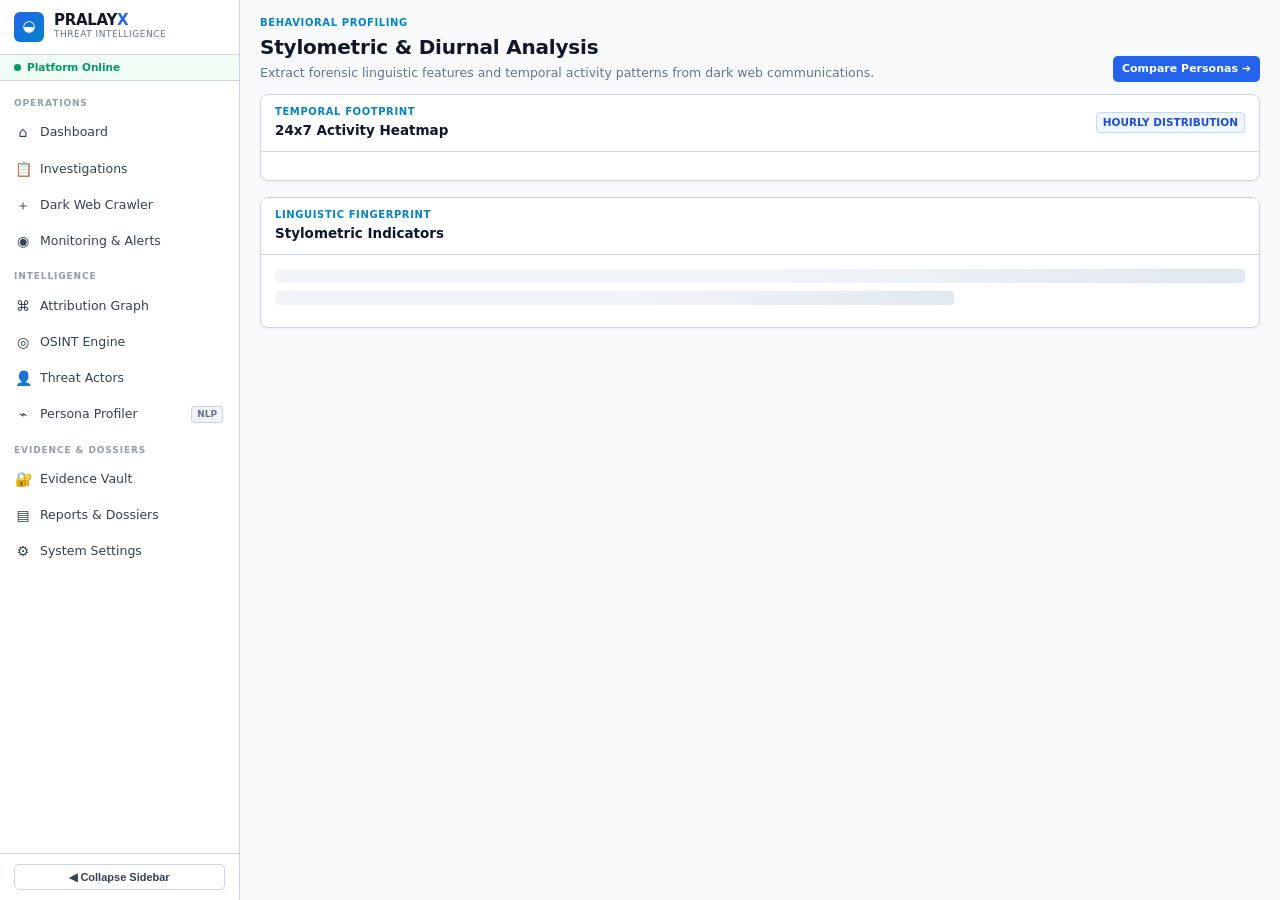
<file: web/analysis.html>
<!doctype html>
<html lang="en">
<head>
  <meta charset="utf-8">
  <meta name="viewport" content="width=device-width,initial-scale=1">
  <title>PRALAYX — Stylometric Analysis</title>
  <link rel="stylesheet" href="/web/app.css">
</head>
<body>
  <div class="app">
    <aside class="sidebar"><!-- Nav rendered by app.js --></aside>
    <main class="main">
      <div id="investigation-context-root"></div>

      <div class="header-title" style="display:flex;justify-content:space-between;align-items:flex-end">
        <div>
          <span class="kicker">BEHAVIORAL PROFILING</span>
          <h1>Stylometric & Diurnal Analysis</h1>
          <p>Extract forensic linguistic features and temporal activity patterns from dark web communications.</p>
        </div>
        <a href="/web/stylometry.html" class="btn primary sm">Compare Personas ➔</a>
      </div>

      <!-- Diurnal Activity Heatmap -->
      <section class="panel" style="margin-bottom:16px">
        <div class="panel-head">
          <div><span class="kicker">TEMPORAL FOOTPRINT</span><h2>24x7 Activity Heatmap</h2></div>
          <span class="badge blue">HOURLY DISTRIBUTION</span>
        </div>
        <div class="panel-pad">
          <div id="diurnal-heatmap"></div>
        </div>
      </section>

      <!-- Linguistic Profile Section -->
      <section class="panel">
        <div class="panel-head">
          <div><span class="kicker">LINGUISTIC FINGERPRINT</span><h2>Stylometric Indicators</h2></div>
        </div>
        <div id="analysis-profile-content" class="panel-pad">
          <div class="skeleton skeleton-line wide"></div>
          <div class="skeleton skeleton-line med"></div>
        </div>
      </section>
    </main>
  </div>
  <script src="/web/app.js"></script>
</body>
</html>
</file>
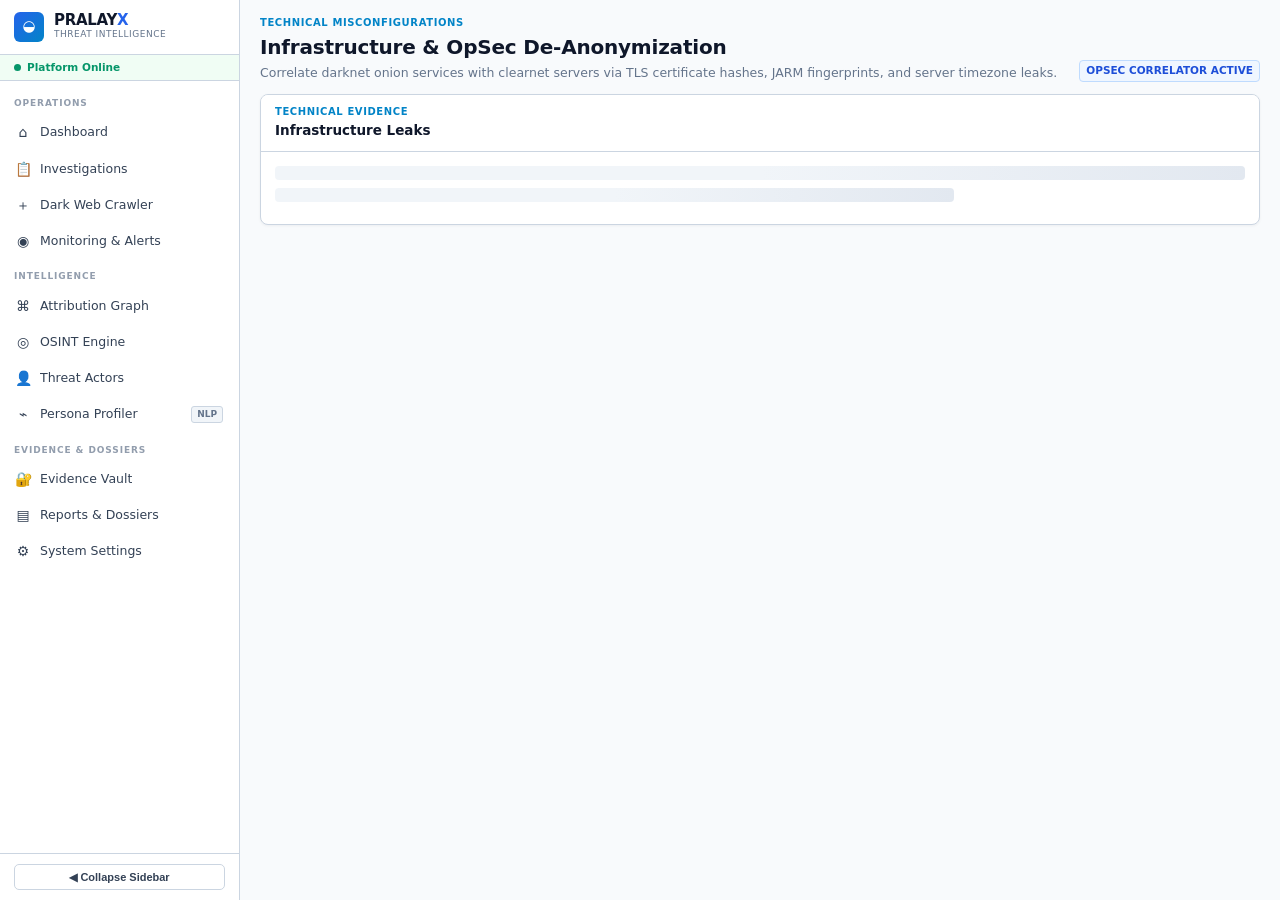
<file: web/infrastructure.html>
<!doctype html>
<html lang="en">
<head>
  <meta charset="utf-8">
  <meta name="viewport" content="width=device-width,initial-scale=1">
  <title>PRALAYX — Infrastructure & OpSec Leaks</title>
  <link rel="stylesheet" href="/web/app.css">
</head>
<body>
  <div class="app">
    <aside class="sidebar"><!-- Nav rendered by app.js --></aside>
    <main class="main">
      <div id="investigation-context-root"></div>

      <div class="header-title" style="display:flex;justify-content:space-between;align-items:flex-end">
        <div>
          <span class="kicker">TECHNICAL MISCONFIGURATIONS</span>
          <h1>Infrastructure & OpSec De-Anonymization</h1>
          <p>Correlate darknet onion services with clearnet servers via TLS certificate hashes, JARM fingerprints, and server timezone leaks.</p>
        </div>
        <span class="badge blue">OPSEC CORRELATOR ACTIVE</span>
      </div>

      <section class="panel">
        <div class="panel-head">
          <div><span class="kicker">TECHNICAL EVIDENCE</span><h2>Infrastructure Leaks</h2></div>
        </div>
        <div id="infra-content" class="panel-pad">
          <div class="skeleton skeleton-line wide"></div>
          <div class="skeleton skeleton-line med"></div>
        </div>
      </section>
    </main>
  </div>
  <script src="/web/app.js"></script>
</body>
</html>
</file>
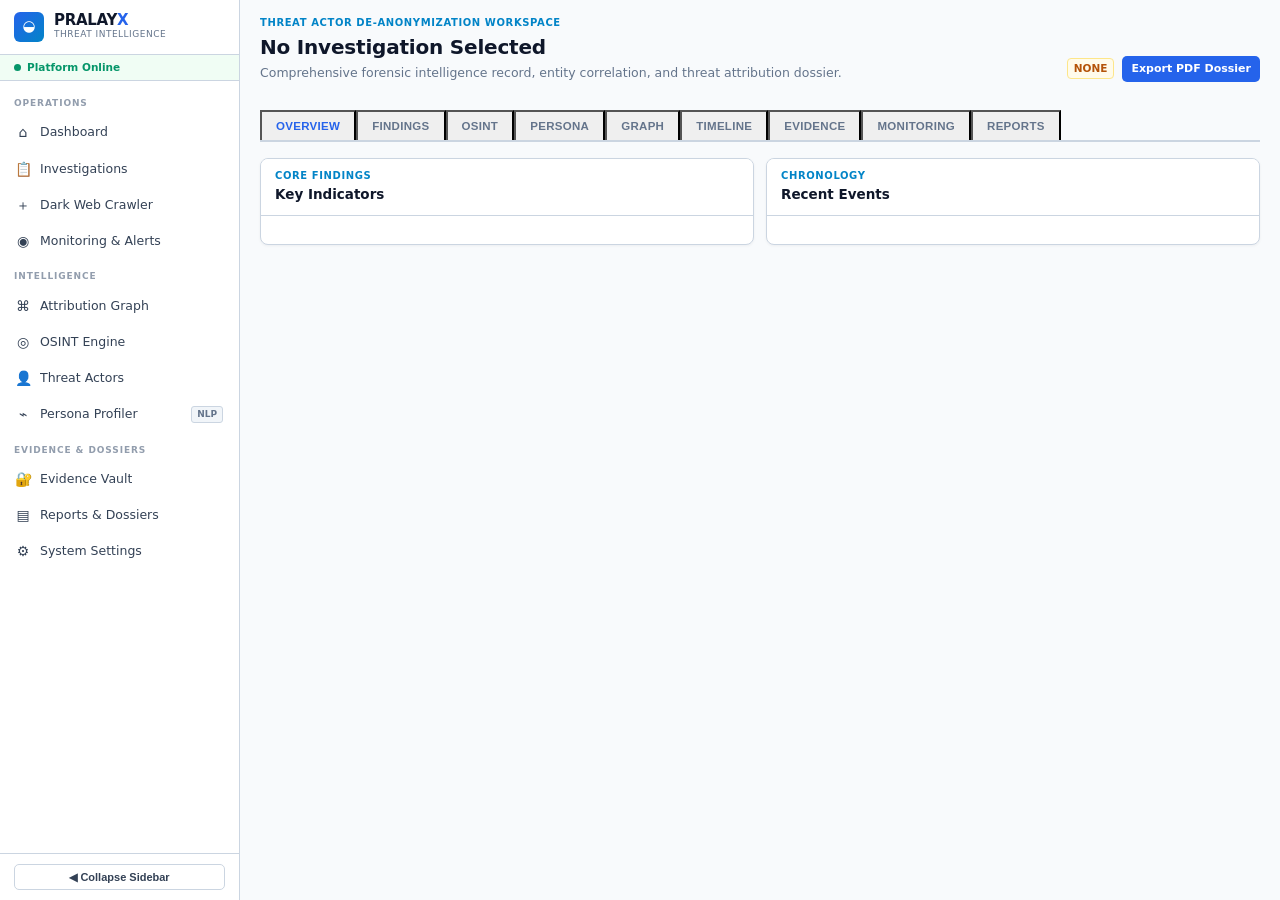
<file: web/investigation.html>
<!doctype html>
<html lang="en">
<head>
  <meta charset="utf-8">
  <meta name="viewport" content="width=device-width,initial-scale=1">
  <title>PRALAYX — Investigation Workspace</title>
  <link rel="stylesheet" href="/web/app.css">
</head>
<body>
  <div class="app">
    <aside class="sidebar"><!-- Nav rendered by app.js --></aside>
    <main class="main">
      <div id="investigation-context-root"></div>

      <!-- Case Header -->
      <div class="header-title" style="display:flex;justify-content:space-between;align-items:flex-end">
        <div>
          <span class="kicker">THREAT ACTOR DE-ANONYMIZATION WORKSPACE</span>
          <h1 id="case-title">Investigation Workspace</h1>
          <p id="case-target-desc">Comprehensive forensic intelligence record, entity correlation, and threat attribution dossier.</p>
        </div>
        <div style="display:flex;gap:8px;align-items:center">
          <span id="case-status-badge" class="badge blue">LOADING</span>
          <a id="case-export-btn" href="#" class="btn primary sm">Export PDF Dossier</a>
        </div>
      </div>

      <!-- Metric Summary Bar -->
      <section id="case-summary" class="grid g4" style="margin-bottom:16px"></section>

      <!-- Workspace In-Page Tabs -->
      <div class="workspace-tabs" id="case-workspace-tabs">
        <button class="workspace-tab active" data-tab="overview">OVERVIEW</button>
        <button class="workspace-tab" data-tab="findings">FINDINGS</button>
        <button class="workspace-tab" data-tab="osint">OSINT</button>
        <button class="workspace-tab" data-tab="persona">PERSONA</button>
        <button class="workspace-tab" data-tab="graph">GRAPH</button>
        <button class="workspace-tab" data-tab="timeline">TIMELINE</button>
        <button class="workspace-tab" data-tab="evidence">EVIDENCE</button>
        <button class="workspace-tab" data-tab="monitoring">MONITORING</button>
        <button class="workspace-tab" data-tab="reports">REPORTS</button>
      </div>

      <!-- TAB 1: OVERVIEW -->
      <div id="pane-overview" class="tab-pane active">
        <div class="grid g2" style="margin-bottom:16px">
          <section class="panel">
            <div class="panel-head"><div><span class="kicker">CORE FINDINGS</span><h2>Key Indicators</h2></div></div>
            <div id="overview-findings" class="panel-pad"></div>
          </section>
          <section class="panel">
            <div class="panel-head"><div><span class="kicker">CHRONOLOGY</span><h2>Recent Events</h2></div></div>
            <div id="case-timeline" class="panel-pad"></div>
          </section>
        </div>
      </div>

      <!-- TAB 2: FINDINGS -->
      <div id="pane-findings" class="tab-pane">
        <section class="panel">
          <div class="panel-head"><div><span class="kicker">ALL CORRELATED EVIDENCE</span><h2>Extracted Indicators</h2></div></div>
          <div class="table-container">
            <table class="table">
              <thead><tr><th>Type</th><th>Observable Value</th><th>Source URL</th><th>Confidence</th><th>Seen</th></tr></thead>
              <tbody id="case-findings-tbody"></tbody>
            </table>
          </div>
        </section>
      </div>

      <!-- TAB 3: OSINT -->
      <div id="pane-osint" class="tab-pane">
        <section class="panel panel-pad" style="margin-bottom:16px">
          <h3 style="margin:0 0 10px 0;font-size:14px">Run OSINT for this Case</h3>
          <div style="display:flex;gap:10px;align-items:center">
            <input class="input" id="case-osint-target" placeholder="Target observable (domain, handle, IP, wallet)" style="flex:1">
            <select class="select" id="case-osint-type" style="width:160px">
              <option value="username">Handle</option><option value="domain">Domain</option><option value="ip">IP</option><option value="crypto">Crypto</option>
            </select>
            <button class="btn primary" id="btn-run-case-osint">Run OSINT</button>
          </div>
        </section>
        <div id="case-osint-results" class="panel panel-pad"></div>
      </div>

      <!-- TAB 4: PERSONA -->
      <div id="pane-persona" class="tab-pane">
        <section class="panel panel-pad">
          <div style="display:flex;justify-content:space-between;align-items:center;margin-bottom:12px">
            <div><span class="kicker">AI BEHAVIORAL PROFILE</span><h3 style="margin:0">Persona Analysis</h3></div>
            <a id="persona-compare-link" href="#" class="btn primary sm">Open Full Comparison ➔</a>
          </div>
          <div id="case-persona-content"></div>
        </section>
      </div>

      <!-- TAB 5: GRAPH -->
      <div id="pane-graph" class="tab-pane">
        <section class="panel">
          <div class="panel-head"><div><span class="kicker">CORRELATION WORKSTATION</span><h2>Case Attribution Graph</h2></div></div>
          <div id="case-graph-container" style="min-height:500px;background:#060d19;position:relative"></div>
          <div id="case-node-details" class="panel-pad"></div>
        </section>
      </div>

      <!-- TAB 6: TIMELINE -->
      <div id="pane-timeline" class="tab-pane">
        <section class="panel">
          <div class="panel-head"><div><span class="kicker">CHRONOLOGY</span><h2>Full Case Timeline</h2></div></div>
          <div id="case-timeline-full" class="panel-pad"></div>
        </section>
      </div>

      <!-- TAB 7: EVIDENCE -->
      <div id="pane-evidence" class="tab-pane">
        <section class="panel">
          <div class="panel-head"><div><span class="kicker">FORENSIC ARTIFACTS</span><h2>Cryptographic Evidence Vault</h2></div></div>
          <div id="case-evidence-vault" class="panel-pad"></div>
        </section>
      </div>

      <!-- TAB 8: MONITORING -->
      <div id="pane-monitoring" class="tab-pane">
        <section class="panel">
          <div class="panel-head"><div><span class="kicker">ACTIVE WATCHLIST</span><h2>Target Surveillance</h2></div></div>
          <div id="case-monitoring-content" class="panel-pad"></div>
        </section>
      </div>

      <!-- TAB 9: REPORTS -->
      <div id="pane-reports" class="tab-pane">
        <section class="panel panel-pad">
          <span class="kicker">EXPORT FORENSIC DOSSIER</span>
          <h3 style="margin:6px 0 12px 0">Download Investigation Artifacts</h3>
          <div style="display:flex;gap:10px;flex-wrap:wrap">
            <a id="rpt-pdf-btn" href="#" class="btn primary">Download PDF</a>
            <a id="rpt-html-btn" href="#" class="btn secondary">HTML Report</a>
            <a id="rpt-json-btn" href="#" class="btn ghost">JSON Data</a>
            <a id="rpt-csv-btn" href="#" class="btn ghost">CSV Indicators</a>
          </div>
        </section>
      </div>
    </main>
  </div>
  <script src="/web/app.js"></script>
</body>
</html>
</file>
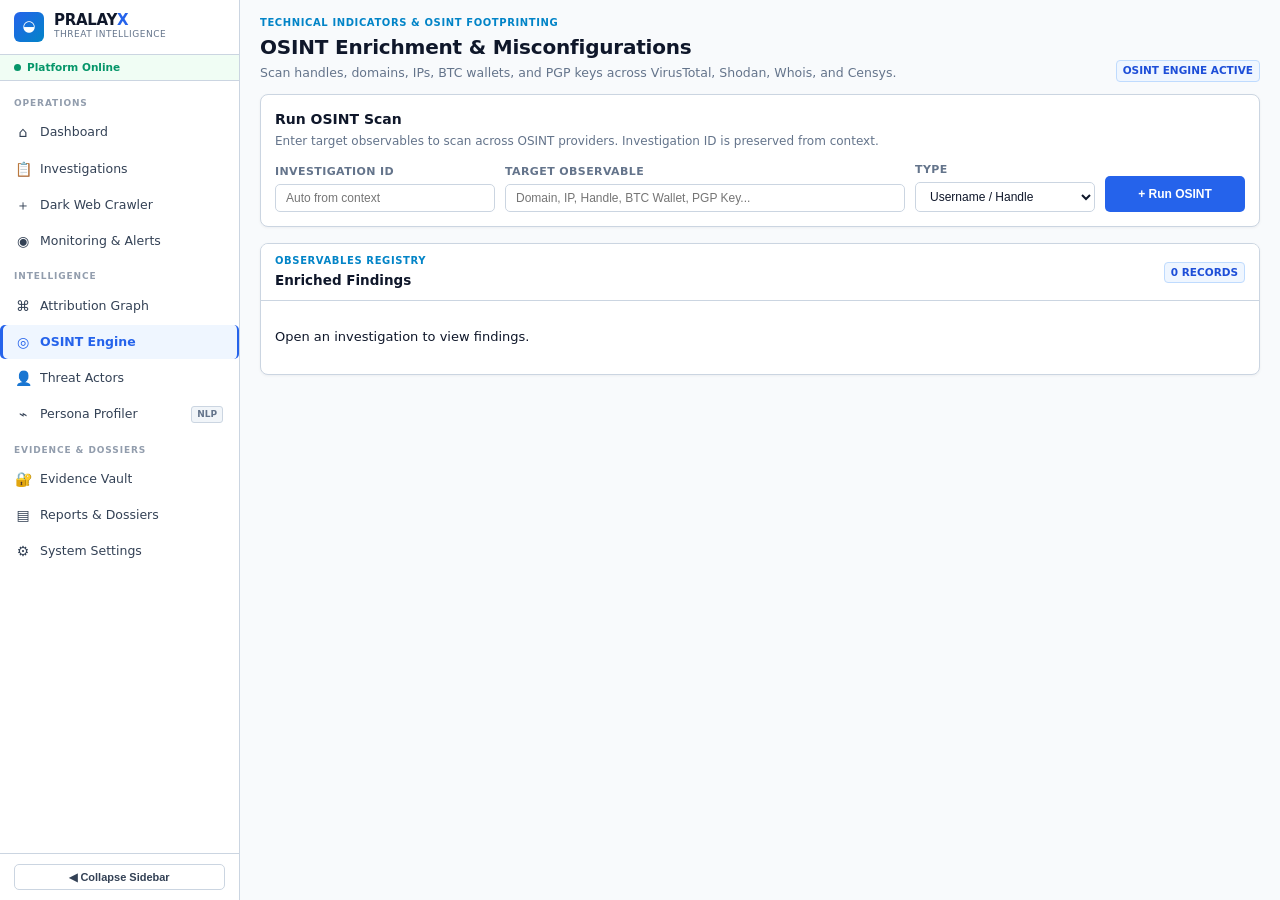
<file: web/osint.html>
<!doctype html>
<html lang="en">
<head>
  <meta charset="utf-8">
  <meta name="viewport" content="width=device-width,initial-scale=1">
  <title>PRALAYX — OSINT Enrichment</title>
  <link rel="stylesheet" href="/web/app.css">
</head>
<body>
  <div class="app">
    <aside class="sidebar"><!-- Nav rendered by app.js --></aside>
    <main class="main">
      <div id="investigation-context-root"></div>

      <div class="header-title" style="display:flex;justify-content:space-between;align-items:flex-end">
        <div>
          <span class="kicker">TECHNICAL INDICATORS & OSINT FOOTPRINTING</span>
          <h1>OSINT Enrichment & Misconfigurations</h1>
          <p>Scan handles, domains, IPs, BTC wallets, and PGP keys across VirusTotal, Shodan, Whois, and Censys.</p>
        </div>
        <span class="badge blue">OSINT ENGINE ACTIVE</span>
      </div>

      <!-- OSINT Launch Form -->
      <section class="panel panel-pad" style="margin-bottom:16px">
        <div style="margin-bottom:12px">
          <h3 style="margin:0 0 4px 0;font-size:14px">Run OSINT Scan</h3>
          <p style="margin:0;font-size:12px;color:var(--text-muted)">Enter target observables to scan across OSINT providers. Investigation ID is preserved from context.</p>
        </div>
        <form id="osint-form" style="display:grid;grid-template-columns:220px 1fr 180px 140px;gap:10px;align-items:end">
          <div>
            <label class="form-label">Investigation ID</label>
            <input class="input" id="osint-investigation" placeholder="Auto from context">
          </div>
          <div>
            <label class="form-label">Target Observable</label>
            <input class="input" id="osint-target" placeholder="Domain, IP, Handle, BTC Wallet, PGP Key..." required>
          </div>
          <div>
            <label class="form-label">Type</label>
            <select class="select" id="osint-type">
              <option value="username">Username / Handle</option>
              <option value="domain">Domain</option>
              <option value="ip">IP Address</option>
              <option value="crypto">Crypto Wallet</option>
              <option value="pgp">PGP Key</option>
              <option value="email">Email Address</option>
            </select>
          </div>
          <button class="btn primary" type="submit" style="height:36px">+ Run OSINT</button>
        </form>
      </section>

      <!-- Live Stream Output -->
      <section id="osint-result" class="panel panel-pad hidden" style="margin-bottom:16px">
        <div style="display:flex;justify-content:space-between;align-items:center;margin-bottom:8px">
          <h3 style="margin:0;font-size:14px;color:var(--blue)">⚡ Live OSINT Stream</h3>
          <div style="display:flex;gap:8px;align-items:center">
            <span id="osint-status-badge" class="badge amber">RUNNING</span>
            <span id="osint-inv-badge" class="badge blue"></span>
          </div>
        </div>
        <div id="osint-terminal" class="terminal" style="min-height:200px">
          <span class="terminal-line dim">Waiting for scan results...</span>
        </div>
      </section>

      <!-- Scan History -->
      <section class="panel">
        <div class="panel-head">
          <div><span class="kicker">OBSERVABLES REGISTRY</span><h2>Enriched Findings</h2></div>
          <span id="osint-history-count" class="badge blue">LOADING...</span>
        </div>
        <div id="osint-history" class="panel-pad">
          <div class="skeleton skeleton-line wide"></div>
          <div class="skeleton skeleton-line med"></div>
        </div>
      </section>
    </main>
  </div>
  <script src="/web/app.js"></script>
</body>
</html>
</file>
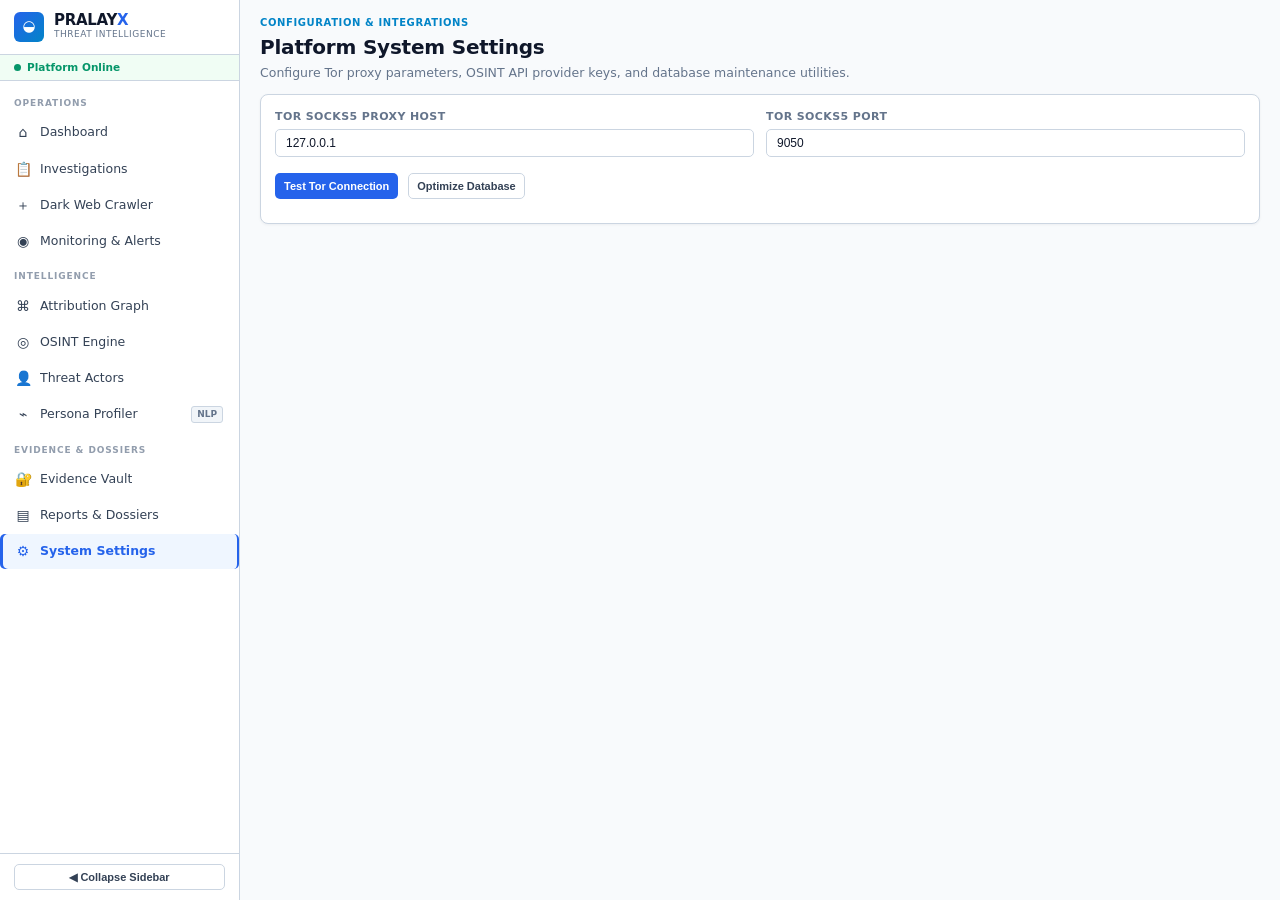
<file: web/settings.html>
<!doctype html>
<html lang="en">
<head>
  <meta charset="utf-8">
  <meta name="viewport" content="width=device-width,initial-scale=1">
  <title>PRALAYX — System Settings</title>
  <link rel="stylesheet" href="/web/app.css">
</head>
<body>
  <div class="app">
    <aside class="sidebar"><!-- Nav rendered by app.js --></aside>
    <main class="main">
      <div id="investigation-context-root"></div>

      <div class="header-title" style="display:flex;justify-content:space-between;align-items:flex-end">
        <div>
          <span class="kicker">CONFIGURATION & INTEGRATIONS</span>
          <h1>Platform System Settings</h1>
          <p>Configure Tor proxy parameters, OSINT API provider keys, and database maintenance utilities.</p>
        </div>
      </div>

      <section class="panel panel-pad">
        <div class="grid g2" style="margin-bottom:16px">
          <div>
            <label class="form-label">Tor SOCKS5 Proxy Host</label>
            <input class="input" value="127.0.0.1" readonly>
          </div>
          <div>
            <label class="form-label">Tor SOCKS5 Port</label>
            <input class="input" value="9050" readonly>
          </div>
        </div>
        <div style="display:flex;gap:10px">
          <button id="btn-test-tor" class="btn primary sm">Test Tor Connection</button>
          <button id="btn-vacuum-db" class="btn ghost sm">Optimize Database</button>
        </div>
        <div id="settings-status" style="margin-top:10px"></div>
      </section>
    </main>
  </div>
  <script src="/web/app.js"></script>
</body>
</html>
</file>
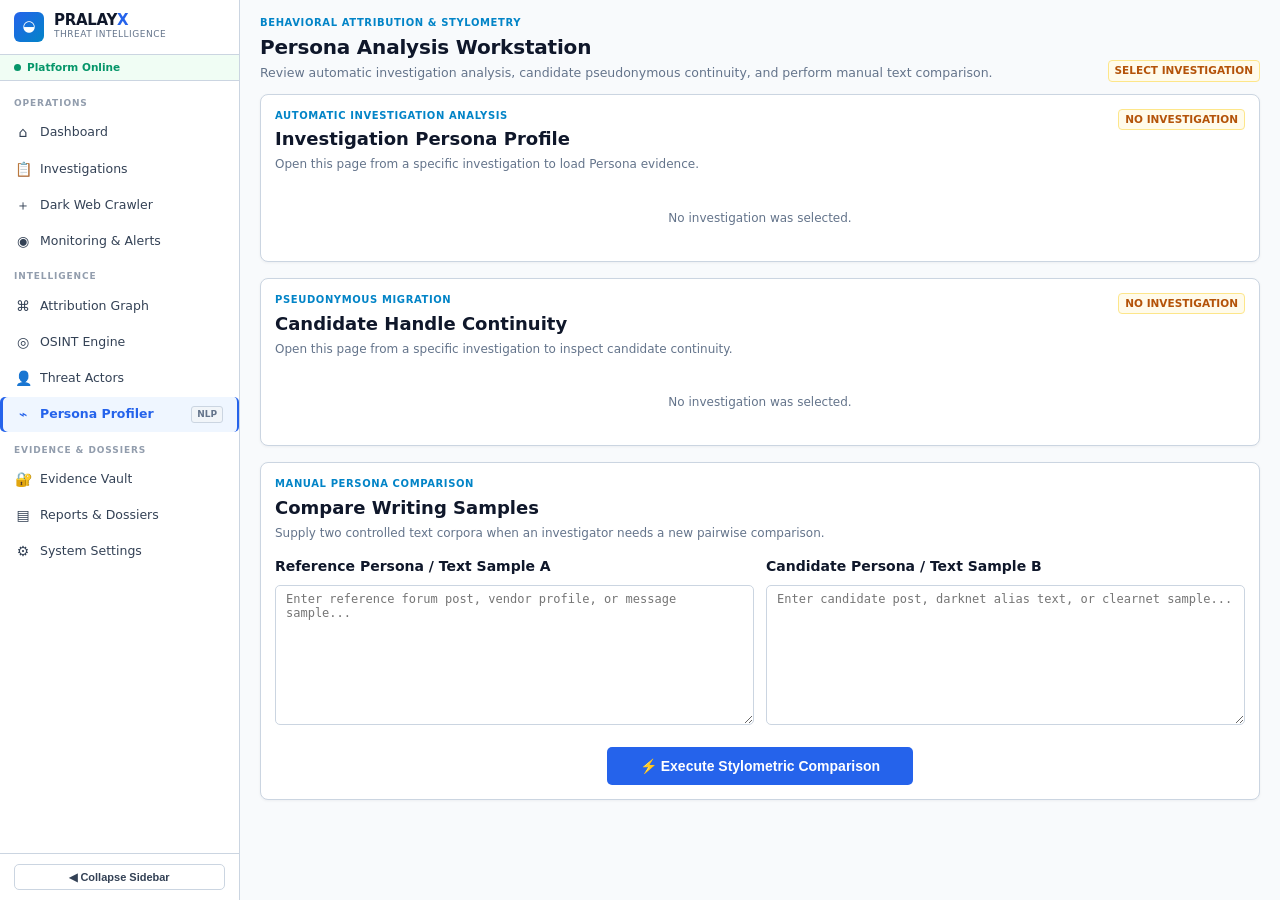
<file: web/stylometry.html>
<!doctype html>
<html lang="en">
<head>
  <meta charset="utf-8">
  <meta name="viewport" content="width=device-width,initial-scale=1">
  <title>PRALAYX — Persona Analysis</title>
  <link rel="stylesheet" href="/web/app.css">
</head>

<body>
  <div class="app">

    <aside class="sidebar">
      <!-- Navigation rendered by app.js -->
    </aside>

    <main class="main">

      <div id="investigation-context-root"></div>

      <!-- PAGE HEADER -->
      <div class="header-title"
           style="display:flex;justify-content:space-between;align-items:flex-end;gap:20px">

        <div>
          <span class="kicker">
            BEHAVIORAL ATTRIBUTION & STYLOMETRY
          </span>

          <h1>Persona Analysis Workstation</h1>

          <p>
            Review automatic investigation analysis, candidate pseudonymous
            continuity, and perform manual text comparison.
          </p>
        </div>

        <span id="persona-engine-status"
              class="badge blue">
          ANALYSIS READY
        </span>

      </div>


      <!-- ========================================================= -->
      <!-- AUTOMATIC INVESTIGATION ANALYSIS                          -->
      <!-- ========================================================= -->

      <section id="persona-automatic-panel"
               class="panel panel-pad"
               style="margin-bottom:16px">

        <div style="
          display:flex;
          justify-content:space-between;
          align-items:flex-start;
          gap:16px;
          flex-wrap:wrap;
        ">

          <div>

            <span class="kicker">
              AUTOMATIC INVESTIGATION ANALYSIS
            </span>

            <h2 style="margin:3px 0 4px;font-size:18px">
              Investigation Persona Profile
            </h2>

            <p id="persona-automatic-summary"
               style="margin:0;color:var(--text-muted);font-size:12px">

              Loading the selected investigation's Persona evidence...

            </p>

          </div>

          <span id="persona-data-badge"
                class="badge blue">
            LOADING
          </span>

        </div>


        <div id="persona-automatic-content"
             style="margin-top:16px">

          <div class="skeleton skeleton-line wide"></div>

          <div class="skeleton skeleton-line med"
               style="margin-top:8px"></div>

        </div>

      </section>


      <!-- ========================================================= -->
      <!-- PSEUDONYMOUS MIGRATION                                    -->
      <!-- ========================================================= -->

      <section id="persona-migration-panel"
               class="panel panel-pad"
               style="margin-bottom:16px">

        <div style="
          display:flex;
          justify-content:space-between;
          align-items:flex-start;
          gap:16px;
          flex-wrap:wrap;
        ">

          <div>

            <span class="kicker">
              PSEUDONYMOUS MIGRATION
            </span>

            <h2 style="margin:3px 0 4px;font-size:18px">
              Candidate Handle Continuity
            </h2>

            <p id="persona-migration-summary"
               style="margin:0;color:var(--text-muted);font-size:12px">

              Checking investigation relationships and Persona evidence...

            </p>

          </div>

          <span id="persona-migration-badge"
                class="badge blue">

            CHECKING

          </span>

        </div>


        <div id="persona-migration-content"
             style="margin-top:16px">

          <div class="skeleton skeleton-line wide"></div>

          <div class="skeleton skeleton-line med"
               style="margin-top:8px"></div>

        </div>

      </section>


      <!-- ========================================================= -->
      <!-- MANUAL COMPARISON                                         -->
      <!-- ========================================================= -->

      <section class="panel panel-pad"
               style="margin-bottom:16px">

        <div style="margin-bottom:14px">

          <span class="kicker">
            MANUAL PERSONA COMPARISON
          </span>

          <h2 style="margin:3px 0 4px;font-size:18px">
            Compare Writing Samples
          </h2>

          <p style="margin:0;color:var(--text-muted);font-size:12px">

            Supply two controlled text corpora when an investigator
            needs a new pairwise comparison.

          </p>

        </div>


        <div class="grid g2">

          <section>

            <h3 style="margin:0 0 8px;font-size:14px">
              Reference Persona / Text Sample A
            </h3>

            <textarea
              id="persona-text-a"
              class="input"
              style="
                height:140px;
                width:100%;
                font-family:monospace;
                font-size:12px;
                resize:vertical
              "
              placeholder="Enter reference forum post, vendor profile, or message sample..."
            ></textarea>

          </section>


          <section>

            <h3 style="margin:0 0 8px;font-size:14px">
              Candidate Persona / Text Sample B
            </h3>

            <textarea
              id="persona-text-b"
              class="input"
              style="
                height:140px;
                width:100%;
                font-family:monospace;
                font-size:12px;
                resize:vertical
              "
              placeholder="Enter candidate post, darknet alias text, or clearnet sample..."
            ></textarea>

          </section>

        </div>


        <div style="
          display:flex;
          justify-content:center;
          margin-top:16px;
        ">

          <button
            id="btn-compare-personas"
            class="btn primary"
            style="padding:10px 32px;font-size:14px"
          >
            ⚡ Execute Stylometric Comparison
          </button>

        </div>

      </section>


      <!-- ========================================================= -->
      <!-- MANUAL COMPARISON RESULTS                                 -->
      <!-- ========================================================= -->

      <section
        id="persona-compare-results"
        class="panel panel-pad hidden"
      ></section>

    </main>

  </div>

  <script src="/web/app.js"></script>

</body>
</html>
</file>
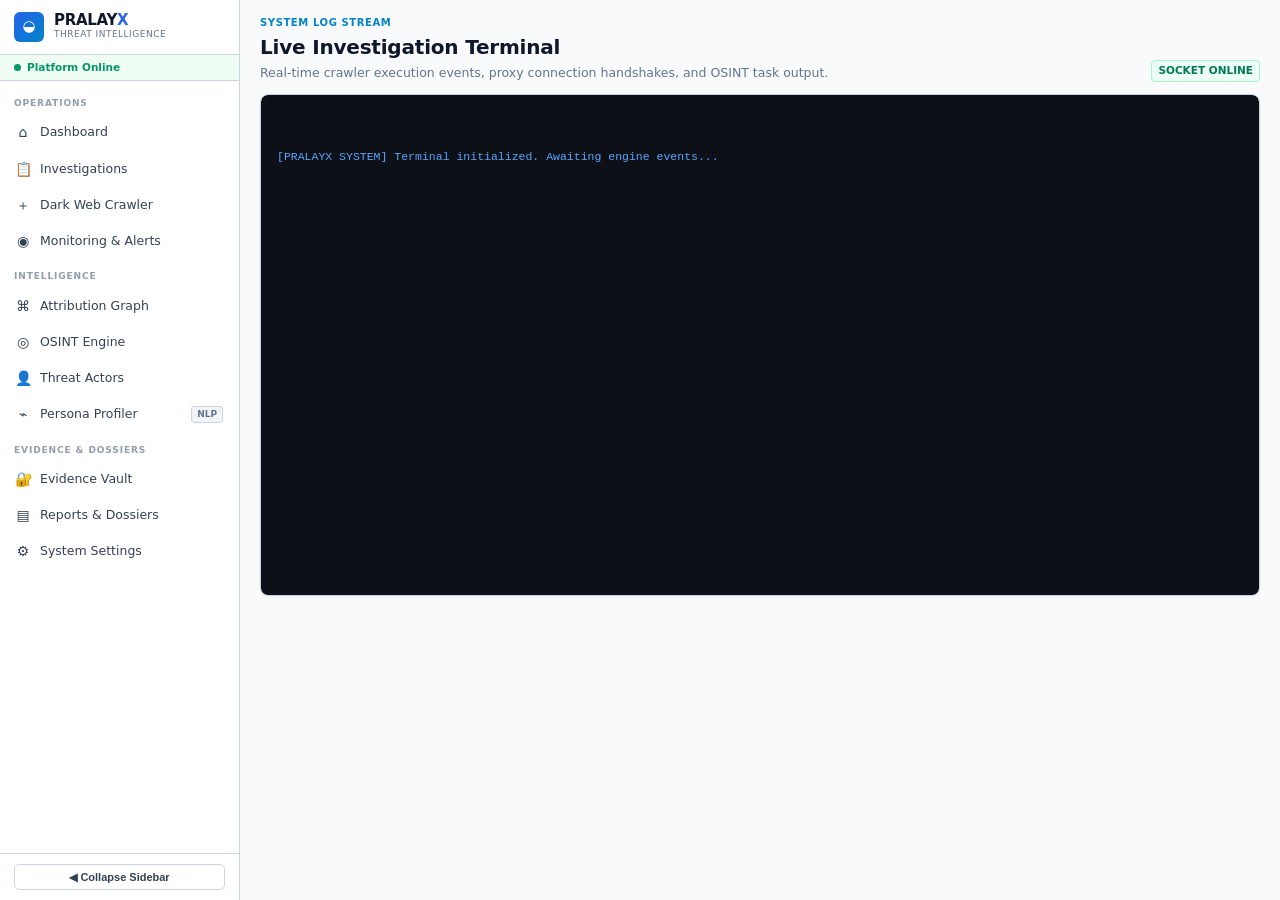
<file: web/terminal.html>
<!doctype html>
<html lang="en">
<head>
  <meta charset="utf-8">
  <meta name="viewport" content="width=device-width,initial-scale=1">
  <title>PRALAYX — Live Terminal Stream</title>
  <link rel="stylesheet" href="/web/app.css">
</head>
<body>
  <div class="app">
    <aside class="sidebar"><!-- Nav rendered by app.js --></aside>
    <main class="main">
      <div id="investigation-context-root"></div>

      <div class="header-title" style="display:flex;justify-content:space-between;align-items:flex-end">
        <div>
          <span class="kicker">SYSTEM LOG STREAM</span>
          <h1>Live Investigation Terminal</h1>
          <p>Real-time crawler execution events, proxy connection handshakes, and OSINT task output.</p>
        </div>
        <span class="badge green">SOCKET ONLINE</span>
      </div>

      <section class="panel">
        <div class="terminal" id="terminal-stream" style="min-height:500px">
          <span class="terminal-line info">[PRALAYX SYSTEM] Terminal initialized. Awaiting engine events...</span>
        </div>
      </section>
    </main>
  </div>
  <script src="/web/app.js"></script>
</body>
</html>
</file>
<file: web/app.css>
/* PRALAYX Master Stylesheet -- Clean, Modern, Pixel-Perfect Layout */

:root {
  --bg-dark: #f8fafc;
  --bg-main: #f1f5f9;
  --panel-bg: #ffffff;
  --panel-card: #ffffff;
  --border-line: #cbd5e1;
  --border-subtle: #e2e8f0;
  
  --text-main: #0f172a;
  --text-muted: #64748b;
  --text-sub: #334155;
  
  --cyan: #0284c7;
  --blue: #2563eb;
  --green: #059669;
  --red: #dc2626;
  --amber: #d97706;
  --purple: #7e22ce;

  --card-shadow: 0 1px 3px rgba(15, 23, 42, 0.05);
  --sidebar-width: 240px;
}

[data-theme="dark"] {
  --bg-dark: #070d19;
  --bg-main: #0b1329;
  --panel-bg: #0f1a35;
  --panel-card: #132247;
  --border-line: #1e3660;
  --border-subtle: #132247;
  
  --text-main: #f8fafc;
  --text-muted: #94a3b8;
  --text-sub: #cbd5e1;
  
  --cyan: #38bdf8;
  --blue: #3b82f6;
  --green: #10b981;
  --red: #ef4444;
  --amber: #f59e0b;
  --purple: #a855f7;

  --card-shadow: none;
}

* {
  box-sizing: border-box;
}

html, body {
  margin: 0;
  padding: 0;
  width: 100%;
  max-width: 100vw;
  min-height: 100vh;
  background-color: var(--bg-dark);
  color: var(--text-main);
  font-family: Inter, system-ui, -apple-system, sans-serif;
  font-size: 13px;
  line-height: 1.45;
  overflow-x: hidden;
}

a { color: inherit; text-decoration: none; }

/* Global Layout */
.app {
  display: flex;
  width: 100%;
  max-width: 100vw;
  min-height: 100vh;
  overflow-x: hidden;
}

/* Sidebar Navigation (Strict Fixed Width) */
.sidebar {
  position: fixed;
  left: 0; top: 0; bottom: 0;
  width: var(--sidebar-width);
  min-width: var(--sidebar-width);
  max-width: var(--sidebar-width);
  height: 100vh;
  background: var(--panel-bg);
  border-right: 1px solid var(--border-line);
  z-index: 500;
  display: flex;
  flex-direction: column;
  overflow: hidden;
}

.brand {
  padding: 12px 14px;
  display: flex;
  align-items: center;
  gap: 10px;
  border-bottom: 1px solid var(--border-line);
  background: var(--panel-bg);
}

.logo-mark {
  width: 30px; height: 30px;
  min-width: 30px;
  background: linear-gradient(135deg, var(--blue), var(--cyan));
  color: #ffffff;
  font-size: 15px;
  font-weight: 900;
  border-radius: 6px;
  display: grid;
  place-items: center;
}

.logo-info {
  display: flex;
  flex-direction: column;
  min-width: 0;
  overflow: hidden;
}

.logo-name {
  font-size: 14px;
  font-weight: 800;
  color: var(--text-main);
  line-height: 1.1;
  white-space: nowrap;
}
.logo-name em { color: var(--blue); font-style: normal; }

.logo-sub {
  font-size: 9.5px;
  color: var(--text-muted);
  white-space: nowrap;
  overflow: hidden;
  text-overflow: ellipsis;
}

.sidebar-status {
  padding: 5px 12px;
  background: #f0fdf4;
  border-bottom: 1px solid #dcfce7;
  display: flex;
  align-items: center;
  gap: 6px;
  font-size: 10.5px;
  color: #166534;
  font-weight: 600;
  white-space: nowrap;
}

[data-theme="dark"] .sidebar-status {
  background: rgba(16, 185, 129, 0.1);
  border-bottom-color: rgba(16, 185, 129, 0.2);
  color: #34d399;
}

.status-dot {
  width: 6px; height: 6px; min-width: 6px;
  border-radius: 50%;
  background: var(--green);
}

.nav {
  flex: 1;
  padding: 8px;
  overflow-y: auto;
  display: flex;
  flex-direction: column;
  gap: 2px;
}

.nav-title {
  font-size: 9.5px;
  font-weight: 700;
  letter-spacing: 0.8px;
  color: var(--text-muted);
  text-transform: uppercase;
  padding: 8px 8px 3px 8px;
  white-space: nowrap;
}

.nav a {
  display: flex;
  align-items: center;
  justify-content: space-between;
  padding: 6px 8px;
  border-radius: 5px;
  color: var(--text-sub);
  font-weight: 500;
  font-size: 12px;
  white-space: nowrap;
  overflow: hidden;
}

.nav a:hover {
  background: #f1f5f9;
  color: var(--blue);
}

[data-theme="dark"] .nav a:hover {
  background: rgba(255, 255, 255, 0.05);
  color: #38bdf8;
}

.nav a.active {
  background: #eff6ff;
  color: var(--blue);
  font-weight: 700;
  box-shadow: inset 3px 0 0 var(--blue);
}

[data-theme="dark"] .nav a.active {
  background: rgba(37, 99, 235, 0.15);
  color: #38bdf8;
  box-shadow: inset 3px 0 0 #38bdf8;
}

.nav-item-left {
  display: flex;
  align-items: center;
  gap: 8px;
  min-width: 0;
  overflow: hidden;
}

.nav-ico {
  font-size: 13px;
  min-width: 14px;
  text-align: center;
}

.nav-label {
  white-space: nowrap;
  overflow: hidden;
  text-overflow: ellipsis;
}

.nav-badge {
  font-size: 9px;
  font-weight: 700;
  padding: 1px 5px;
  border-radius: 4px;
  background: #e2e8f0;
  color: #475569;
  margin-left: 6px;
  flex-shrink: 0;
}

.sidebar-foot {
  padding: 8px;
  border-top: 1px solid var(--border-line);
  background: var(--panel-bg);
}

/* Main Content Area (Strict Width & Bounds) */
.main {
  margin-left: var(--sidebar-width);
  width: calc(100vw - var(--sidebar-width));
  max-width: calc(100vw - var(--sidebar-width));
  min-width: 0;
  padding: 0 20px 24px 20px;
  overflow-x: hidden;
  box-sizing: border-box;
}

/* Sticky Top Navigation Bar */
.top-bar {
  display: flex;
  align-items: center;
  justify-content: space-between;
  padding: 10px 0;
  margin-bottom: 12px;
  border-bottom: 1px solid var(--border-line);
  background: var(--bg-dark);
  position: sticky;
  top: 0;
  z-index: 100;
  gap: 12px;
  width: 100%;
}

.top-bar-left {
  display: flex;
  align-items: center;
  gap: 10px;
  flex: 1;
  min-width: 0;
}

.global-search-bar {
  display: flex;
  align-items: center;
  gap: 8px;
  background: var(--panel-card);
  border: 1px solid var(--border-line);
  padding: 5px 10px;
  border-radius: 5px;
  width: 380px;
  max-width: 100%;
}

.global-search-input {
  border: none;
  background: transparent;
  outline: none;
  font-size: 12.5px;
  color: var(--text-main);
  width: 100%;
}

.top-bar-right {
  display: flex;
  align-items: center;
  gap: 6px;
  flex-wrap: wrap;
}

.chip {
  display: inline-flex;
  align-items: center;
  gap: 4px;
  padding: 3px 8px;
  border-radius: 4px;
  font-size: 10.5px;
  font-weight: 600;
  background: var(--panel-card);
  border: 1px solid var(--border-line);
  color: var(--text-sub);
  white-space: nowrap;
}

.chip.gold { background: #fffbeb; border-color: #fde68a; color: #b45309; }
.chip.blue { background: #eff6ff; border-color: #bfdbfe; color: #1d4ed8; }

/* Compact Context Bar */
.investigation-context-bar {
  background: var(--panel-card);
  border: 1px solid var(--border-line);
  border-radius: 6px;
  padding: 6px 12px;
  margin-bottom: 12px;
  display: flex;
  align-items: center;
  justify-content: space-between;
  gap: 12px;
  width: 100%;
}

.context-info {
  display: flex;
  align-items: center;
  gap: 14px;
  flex: 1;
  min-width: 0;
  font-size: 11.5px;
}

.context-actions {
  display: flex;
  align-items: center;
  gap: 6px;
  flex-shrink: 0;
}

/* Header Title */
.header-title {
  margin-bottom: 12px;
  width: 100%;
}

.kicker {
  font-size: 10px;
  font-weight: 700;
  letter-spacing: 0.6px;
  color: var(--cyan);
  text-transform: uppercase;
  margin-bottom: 2px;
  display: block;
}

.header-title h1 {
  margin: 0;
  font-size: 20px;
  font-weight: 800;
  color: var(--text-main);
  letter-spacing: -0.2px;
}

.header-title p {
  margin: 2px 0 0 0;
  font-size: 12.5px;
  color: var(--text-muted);
}

/* Hero Section Card */
.hero-card {
  background: var(--panel-card);
  border: 1px solid var(--border-line);
  border-radius: 8px;
  padding: 16px;
  margin-bottom: 14px;
  width: 100%;
}

.hero-header {
  display: flex;
  justify-content: space-between;
  align-items: flex-start;
  gap: 12px;
}

.hero-title h2 {
  margin: 0 0 4px 0;
  font-size: 18px;
  font-weight: 800;
  color: var(--text-main);
}

.hero-title p {
  margin: 0;
  font-size: 12.5px;
  color: var(--text-muted);
  line-height: 1.45;
}

.hero-search-box {
  display: flex;
  align-items: center;
  gap: 8px;
  background: #f8fafc;
  border: 1px solid #cbd5e1;
  border-radius: 6px;
  padding: 4px 4px 4px 10px;
  margin-top: 12px;
  width: 100%;
}

[data-theme="dark"] .hero-search-box {
  background: #091326;
  border-color: #1e3660;
}

.hero-search-input {
  flex: 1;
  border: none;
  background: transparent;
  outline: none;
  font-size: 12.5px;
  color: var(--text-main);
}

.sample-queries {
  display: flex;
  align-items: center;
  gap: 6px;
  margin-top: 8px;
  font-size: 11px;
  color: var(--text-muted);
  flex-wrap: wrap;
}

.query-tag {
  background: #f1f5f9;
  border: 1px solid #cbd5e1;
  color: #334155;
  padding: 2px 6px;
  border-radius: 4px;
  font-family: monospace;
  font-size: 10.5px;
  cursor: pointer;
}

[data-theme="dark"] .query-tag {
  background: #0f172a;
  border-color: #1e293b;
  color: #94a3b8;
}

/* Panel Containers */
.panel {
  background: var(--panel-card);
  border: 1px solid var(--border-line);
  border-radius: 8px;
  box-shadow: var(--card-shadow);
  overflow: hidden;
  width: 100%;
}

.panel-pad {
  padding: 14px;
}

.panel-head {
  padding: 10px 14px;
  border-bottom: 1px solid var(--border-line);
  display: flex;
  align-items: center;
  justify-content: space-between;
  background: var(--panel-card);
}

.panel-head h2, .panel-head h3 {
  margin: 0;
  font-size: 13.5px;
  font-weight: 700;
  color: var(--text-main);
}

/* Grids */
.grid { display: grid; gap: 12px; width: 100%; }
.g2 { grid-template-columns: repeat(2, 1fr); }
.g3 { grid-template-columns: repeat(3, 1fr); }
.g4 { grid-template-columns: repeat(4, 1fr); }
.g5 { grid-template-columns: repeat(5, 1fr); }

@media (max-width: 1024px) {
  .g5 { grid-template-columns: repeat(3, 1fr); }
  .g4 { grid-template-columns: repeat(2, 1fr); }
  .g2 { grid-template-columns: 1fr; }
}

/* Metric Cards */
.metric-card {
  background: var(--panel-card);
  border: 1px solid var(--border-line);
  border-radius: 8px;
  padding: 12px 14px;
  display: flex;
  flex-direction: column;
  justify-content: space-between;
}

.metric-label {
  font-size: 10.5px;
  font-weight: 700;
  letter-spacing: 0.5px;
  color: var(--text-muted);
  text-transform: uppercase;
  margin-bottom: 4px;
  display: flex;
  align-items: center;
  justify-content: space-between;
}

.metric-value {
  font-size: 22px;
  font-weight: 800;
  color: var(--text-main);
  line-height: 1.1;
  margin-bottom: 2px;
}

.metric-sub {
  font-size: 10.5px;
  color: var(--text-muted);
}

/* Buttons */
.btn {
  display: inline-flex;
  align-items: center;
  justify-content: center;
  gap: 5px;
  padding: 5px 12px;
  border-radius: 5px;
  font-size: 12px;
  font-weight: 600;
  cursor: pointer;
  border: 1px solid transparent;
  white-space: nowrap;
  flex-shrink: 0;
}

.btn.primary { background: var(--blue); color: #ffffff; }
.btn.primary:hover { background: #1d4ed8; }

.btn.secondary { background: #ffffff; border-color: #cbd5e1; color: #334155; }
[data-theme="dark"] .btn.secondary { background: #1e293b; border-color: #334155; color: #cbd5e1; }

.btn.ghost { background: transparent; border-color: var(--border-line); color: var(--text-sub); }

.btn.sm { padding: 3px 8px; font-size: 11px; height: 26px; }

/* Tabs */
.tabs {
  display: flex;
  align-items: center;
  gap: 2px;
  border-bottom: 1px solid var(--border-line);
  margin-bottom: 12px;
  overflow-x: auto;
  width: 100%;
}

.tab-item {
  padding: 6px 12px;
  font-size: 12px;
  font-weight: 600;
  color: var(--text-muted);
  cursor: pointer;
  border-bottom: 2px solid transparent;
  white-space: nowrap;
}

.tab-item.active {
  color: var(--blue);
  border-bottom-color: var(--blue);
}

/* Tables */
.table-container {
  width: 100%;
  overflow-x: auto;
}

.table {
  width: 100%;
  border-collapse: collapse;
  text-align: left;
  font-size: 12px;
}

.table th {
  padding: 8px 10px;
  background: #f8fafc;
  color: var(--text-muted);
  font-weight: 700;
  font-size: 10px;
  text-transform: uppercase;
  border-bottom: 1px solid var(--border-line);
  white-space: nowrap;
}

[data-theme="dark"] .table th { background: #091326; }

.table td {
  padding: 8px 10px;
  border-bottom: 1px solid var(--border-line);
  color: var(--text-main);
  vertical-align: middle;
}

/* Badges */
.badge {
  display: inline-flex;
  align-items: center;
  gap: 3px;
  padding: 2px 6px;
  border-radius: 4px;
  font-size: 10.5px;
  font-weight: 700;
  white-space: nowrap;
}

.badge.green { background: #ecfdf5; color: #047857; border: 1px solid #a7f3d0; }
.badge.amber { background: #fffbeb; color: #b45309; border: 1px solid #fde68a; }
.badge.blue { background: #eff6ff; color: #1d4ed8; border: 1px solid #bfdbfe; }
.badge.purple { background: #faf5ff; color: #6b21a8; border: 1px solid #e9d5ff; }
.badge.red { background: #fef2f2; color: #b91c1c; border: 1px solid #fecaca; }

/* Forms */
.input, .select, textarea {
  width: 100%;
  padding: 6px 10px;
  background: #ffffff;
  border: 1px solid #cbd5e1;
  border-radius: 5px;
  font-size: 12px;
  color: var(--text-main);
  outline: none;
}

[data-theme="dark"] .input, [data-theme="dark"] .select, [data-theme="dark"] textarea {
  background: #091326;
  border-color: #1e3660;
  color: var(--text-main);
}

.empty { padding: 24px; text-align: center; color: var(--text-muted); font-size: 12px; }
.hidden { display: none !important; }


/* ================================================================
   PRALAYX UI FIX PATCH — Missing Classes & Layout Corrections
   ================================================================ */

/* Main content area offset by fixed sidebar */
.main {
  margin-left: var(--sidebar-width);
  padding: 16px 20px;
  min-height: 100vh;
  background: var(--bg-dark);
  width: calc(100vw - var(--sidebar-width));
  box-sizing: border-box;
  overflow-x: hidden;
  transition: margin-left 0.2s, width 0.2s;
}

/* G3 grid (was missing) */
.g3 { grid-template-columns: repeat(3, 1fr); }

@media (max-width: 1200px) { .g3 { grid-template-columns: repeat(2, 1fr); } }
@media (max-width: 900px) {
  .g3, .g4, .g5 { grid-template-columns: 1fr; }
  .main { padding: 10px 12px; }
}

/* Keyboard shortcut badge */
.kbd-badge {
  display: inline-flex; align-items: center;
  padding: 1px 5px; border: 1px solid var(--border-line);
  border-radius: 3px; font-size: 10px; color: var(--text-muted);
  background: var(--bg-main); font-family: monospace;
  white-space: nowrap; flex-shrink: 0;
}

/* Form elements */
.form-group { margin-bottom: 12px; }
.form-label {
  display: block; font-size: 11px; font-weight: 700;
  color: var(--text-muted); text-transform: uppercase;
  letter-spacing: 0.4px; margin-bottom: 4px;
}

/* Context bar items */
.context-item {
  display: flex; flex-direction: column; gap: 1px;
  padding-right: 14px; border-right: 1px solid var(--border-line);
}
.context-item:last-child { border-right: none; padding-right: 0; }
.context-label {
  font-size: 9.5px; font-weight: 700; letter-spacing: 0.5px;
  text-transform: uppercase; color: var(--text-muted);
}
.context-val {
  font-size: 12px; font-weight: 600; color: var(--text-main);
  white-space: nowrap; overflow: hidden; text-overflow: ellipsis; max-width: 200px;
}

/* Sidebar nav internals */
.nav {
  flex: 1; overflow-y: auto; padding: 6px 0;
  scrollbar-width: thin; scrollbar-color: var(--border-line) transparent;
}
.nav-title {
  font-size: 9px; font-weight: 800; letter-spacing: 0.9px;
  text-transform: uppercase; color: var(--text-muted);
  padding: 10px 14px 3px 14px; opacity: 0.7;
}
.nav a {
  display: flex; align-items: center; justify-content: space-between;
  padding: 7px 14px; cursor: pointer; color: var(--text-sub);
  font-size: 12.5px; font-weight: 500;
  transition: background 0.12s, color 0.12s;
  border-right: 2px solid transparent;
}
.nav a:hover { background: var(--bg-main); color: var(--text-main); }
.nav a.active {
  background: #eff6ff; color: var(--blue);
  font-weight: 700; border-right-color: var(--blue);
}
[data-theme="dark"] .nav a.active {
  background: rgba(59,130,246,0.1); border-right-color: var(--blue);
}
.nav-item-left {
  display: flex; align-items: center; gap: 8px; min-width: 0; flex: 1;
}
.nav-ico { font-size: 14px; width: 18px; text-align: center; flex-shrink: 0; }
.nav-label { white-space: nowrap; overflow: hidden; text-overflow: ellipsis; }
.nav-badge {
  font-size: 9px; font-weight: 700; padding: 1px 5px; border-radius: 3px;
  background: var(--bg-main); color: var(--text-muted);
  border: 1px solid var(--border-line); white-space: nowrap; flex-shrink: 0;
}

/* Sidebar status & footer */
.sidebar-status {
  display: flex; align-items: center; gap: 6px; padding: 5px 14px;
  font-size: 10.5px; color: var(--green);
  border-bottom: 1px solid var(--border-line); flex-shrink: 0;
}
.status-dot {
  width: 7px; height: 7px; border-radius: 50%; background: var(--green);
  animation: pulse-dot 2s ease-in-out infinite; flex-shrink: 0;
}
@keyframes pulse-dot { 0%, 100% { opacity: 1; } 50% { opacity: 0.35; } }
.sidebar-foot { padding: 10px 14px; border-top: 1px solid var(--border-line); flex-shrink: 0; }
.logo-name {
  font-size: 15px; font-weight: 800; color: var(--text-main);
  letter-spacing: -0.3px; line-height: 1;
}
.logo-name em { color: var(--blue); font-style: normal; }
.logo-sub { font-size: 9px; color: var(--text-muted); text-transform: uppercase; letter-spacing: 0.5px; }

/* Sidebar collapsed state */
.sidebar.collapsed {
  width: 52px !important; min-width: 52px !important; max-width: 52px !important;
}
.sidebar.collapsed .logo-info,
.sidebar.collapsed .nav-label,
.sidebar.collapsed .nav-badge,
.sidebar.collapsed .nav-title,
.sidebar.collapsed .logo-sub,
.sidebar.collapsed .sidebar-status > span:last-child { display: none !important; }
.sidebar.collapsed .brand { justify-content: center; padding: 12px 0; }
.sidebar.collapsed .nav a { padding: 9px; justify-content: center; border-right: none; }
.main.sidebar-collapsed { margin-left: 52px !important; width: calc(100vw - 52px) !important; }

/* Terminal */
.terminal {
  background: #0d1117; border-radius: 6px; padding: 12px 16px;
  font-family: 'JetBrains Mono','Fira Code','Courier New',monospace;
  font-size: 11.5px; line-height: 1.75; color: #c9d1d9;
  overflow-y: auto; white-space: pre-wrap; word-break: break-all;
}
.terminal-line          { display: block; }
.terminal-line.info     { color: #58a6ff; }
.terminal-line.success  { color: #3fb950; }
.terminal-line.error    { color: #f85149; }
.terminal-line.warn     { color: #d29922; }
.terminal-line.data     { color: #a5f3fc; }
.terminal-line.dim      { color: #6e7681; }

/* Infrastructure cards */
.infra-card {
  background: var(--panel-card); border: 1px solid var(--border-line);
  border-radius: 8px; margin-bottom: 12px; overflow: hidden;
  box-shadow: var(--card-shadow);
}
.infra-header {
  display: flex; justify-content: space-between; align-items: flex-start;
  gap: 12px; padding: 14px; border-bottom: 1px solid var(--border-line);
}
.infra-boxes { display: grid; grid-template-columns: repeat(3, 1fr); }
.infra-box { padding: 12px 14px; border-right: 1px solid var(--border-line); }
.infra-box:last-child { border-right: none; }
.infra-box-label {
  font-size: 9.5px; font-weight: 700; letter-spacing: 0.5px;
  text-transform: uppercase; color: var(--text-muted); margin-bottom: 5px;
}
.infra-box-val {
  display: flex; align-items: center; gap: 6px;
  font-family: monospace; font-size: 12px;
  font-weight: 600; color: var(--text-main); word-break: break-all;
}
.copy-btn {
  background: none; border: none; cursor: pointer; font-size: 12px;
  padding: 2px 4px; border-radius: 3px; color: var(--text-muted); flex-shrink: 0;
}
.copy-btn:hover { background: var(--bg-main); }

/* Heatmap */
.heatmap-row { display: flex; align-items: center; gap: 4px; margin-bottom: 3px; }
.heatmap-label {
  width: 30px; font-size: 10px; font-weight: 700; color: var(--text-muted);
  flex-shrink: 0; text-align: right; padding-right: 4px;
}
.heatmap-cells { display: flex; gap: 2px; flex: 1; }
.heatmap-cell {
  flex: 1; min-width: 18px; height: 22px; border-radius: 3px;
  display: flex; align-items: center; justify-content: center;
  font-size: 7px; font-weight: 700; cursor: default; transition: transform 0.1s;
}
.heatmap-cell:hover { transform: scale(1.25); position: relative; z-index: 5; }

/* Workspace tab panes */
.tab-pane { display: none; }
.tab-pane.active { display: block; }

/* Workspace tabs */
.workspace-tabs {
  display: flex; align-items: center;
  border-bottom: 2px solid var(--border-line); margin-bottom: 16px;
  overflow-x: auto; scrollbar-width: none; gap: 0;
}
.workspace-tabs::-webkit-scrollbar { display: none; }
.workspace-tab {
  padding: 8px 14px; font-size: 11.5px; font-weight: 700;
  color: var(--text-muted); cursor: pointer;
  border-bottom: 2px solid transparent; margin-bottom: -2px;
  white-space: nowrap; letter-spacing: 0.3px;
  transition: color 0.12s, border-color 0.12s; user-select: none;
}
.workspace-tab:hover { color: var(--text-main); }
.workspace-tab.active { color: var(--blue); border-bottom-color: var(--blue); }

/* Skeleton loaders */
.skeleton {
  background: linear-gradient(90deg, var(--bg-main) 25%, var(--border-subtle) 50%, var(--bg-main) 75%);
  background-size: 200% 100%;
  animation: shimmer 1.5s infinite; border-radius: 4px;
}
.skeleton-line { height: 14px; margin-bottom: 8px; }
.skeleton-line.wide  { width: 100%; }
.skeleton-line.med   { width: 70%; }
.skeleton-line.short { width: 40%; }
@keyframes shimmer { 0% { background-position: 200% 0; } 100% { background-position: -200% 0; } }

/* Error state */
.error-state {
  padding: 24px; text-align: center; color: var(--red); font-size: 12px;
}
.error-icon { font-size: 24px; margin-bottom: 8px; }

/* Notice banners */
.notice {
  padding: 10px 14px; border-radius: 6px; font-size: 12px;
  background: #fef3c7; border: 1px solid #fde68a; color: #92400e; margin-bottom: 12px;
}
[data-theme="dark"] .notice {
  background: rgba(251,191,36,0.08); border-color: #854d0e; color: #fbbf24;
}

/* Metric sub coloring */
.metric-sub.amber { color: var(--amber); }
.metric-sub.blue  { color: var(--blue); }
.metric-sub.green { color: var(--green); }
.metric-sub.red   { color: var(--red); }

/* Missing Audit Classes */
.graph-filter {
  transition: all 0.15s ease;
}
.graph-filter.active, .graph-filter:hover {
  background: var(--blue-glow);
  color: var(--blue);
  border-color: var(--blue);
}

.heatmap-grid {
  display: grid;
  grid-template-columns: repeat(24, 1fr);
  gap: 3px;
  padding: 10px 0;
}
</file>
